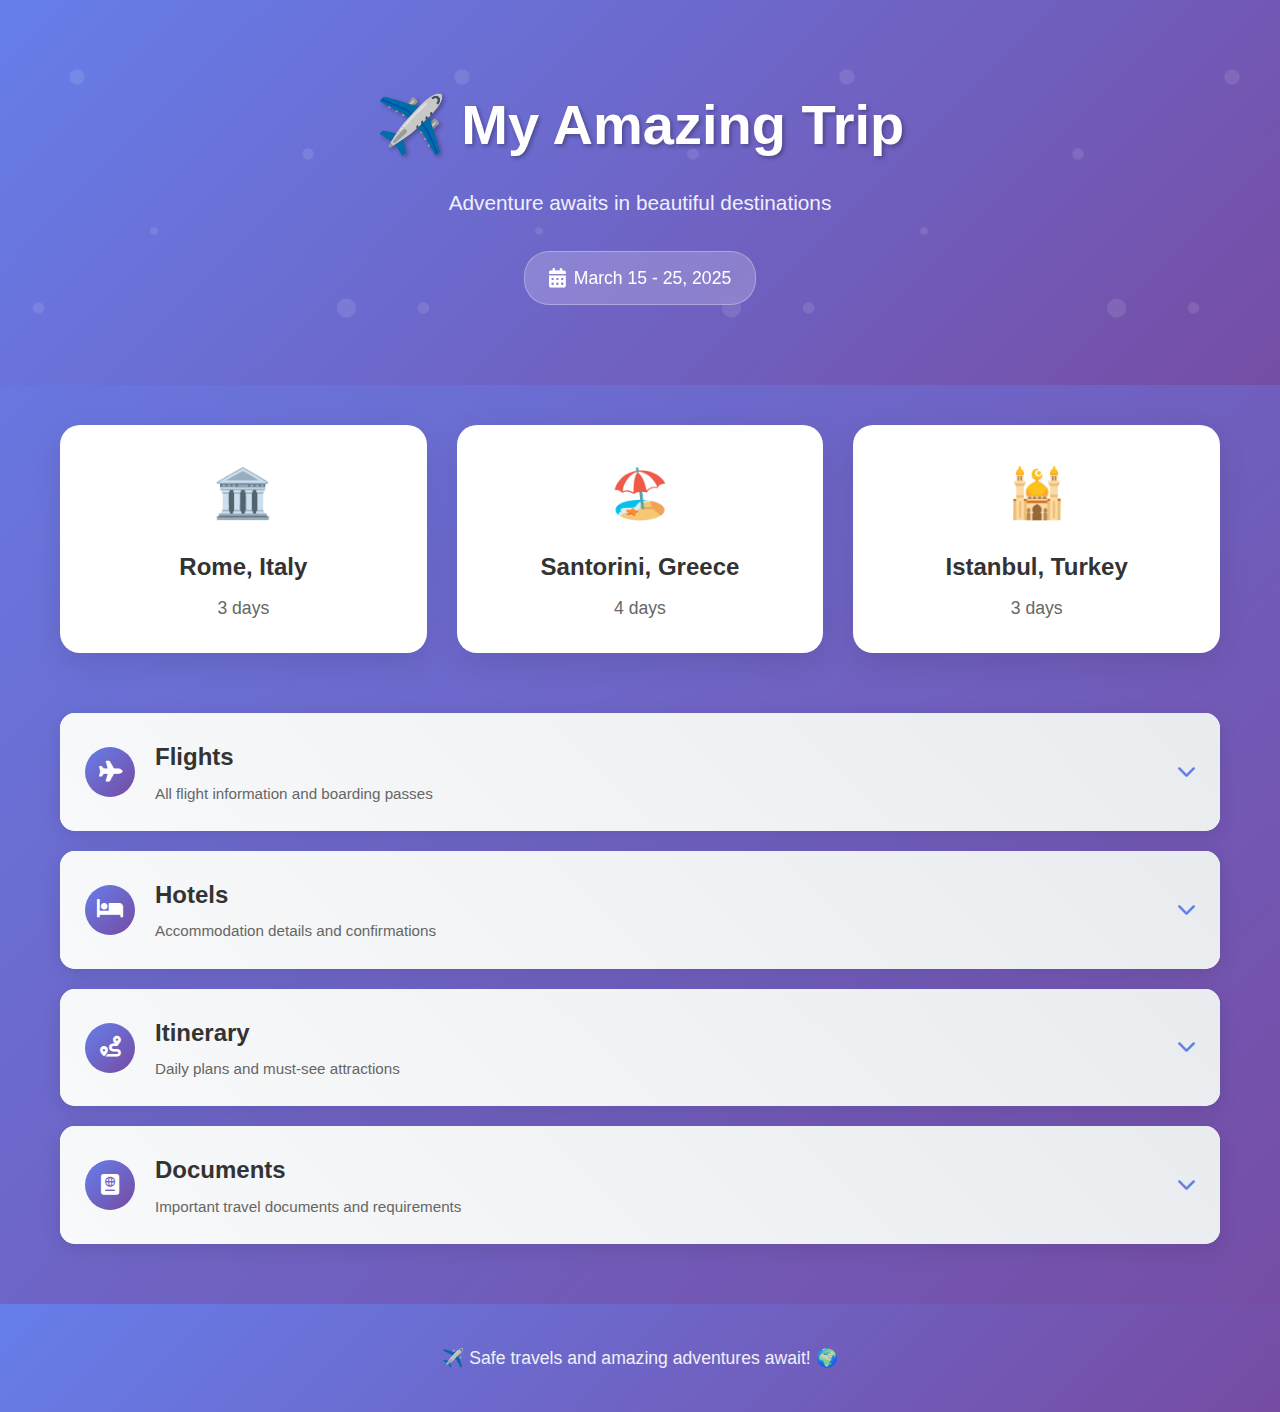
<file: trip_website.html>
<!DOCTYPE html>
<html lang="en">
<head>
    <meta charset="UTF-8">
    <meta name="viewport" content="width=device-width, initial-scale=1.0">
    <title>My Amazing Trip ✈️</title>
    <link rel="stylesheet" href="css/style.css">
    <link href="https://cdnjs.cloudflare.com/ajax/libs/font-awesome/6.0.0/css/all.min.css" rel="stylesheet">
</head>
<body>
    <!-- Header -->
    <header class="hero">
        <div class="container">
            <h1 class="hero-title">✈️ My Amazing Trip</h1>
            <p class="hero-subtitle">Adventure awaits in beautiful destinations</p>
            <div class="trip-dates">
                <i class="fas fa-calendar-alt"></i>
                <span>March 15 - 25, 2025</span>
            </div>
        </div>
    </header>

    <!-- Main Content -->
    <main class="container">
        <!-- Trip Overview -->
        <section class="trip-overview">
            <div class="destination-cards">
                <div class="destination-card">
                    <div class="destination-emoji">🏛️</div>
                    <h3>Rome, Italy</h3>
                    <p>3 days</p>
                </div>
                <div class="destination-card">
                    <div class="destination-emoji">🏖️</div>
                    <h3>Santorini, Greece</h3>
                    <p>4 days</p>
                </div>
                <div class="destination-card">
                    <div class="destination-emoji">🕌</div>
                    <h3>Istanbul, Turkey</h3>
                    <p>3 days</p>
                </div>
            </div>
        </section>

        <!-- Trip Details -->
        <section class="trip-details">
            <!-- Flights Section -->
            <div class="detail-card" data-section="flights">
                <div class="detail-header">
                    <div class="detail-icon">
                        <i class="fas fa-plane"></i>
                    </div>
                    <div class="detail-title">
                        <h2>Flights</h2>
                        <p>All flight information and boarding passes</p>
                    </div>
                    <div class="detail-toggle">
                        <i class="fas fa-chevron-down"></i>
                    </div>
                </div>
                <div class="detail-content">
                    <div class="flight-item">
                        <div class="flight-route">
                            <span class="airport">NYC</span>
                            <i class="fas fa-arrow-right"></i>
                            <span class="airport">FCO</span>
                        </div>
                        <div class="flight-info">
                            <p><strong>March 15, 2025</strong></p>
                            <p>Delta Airlines - DL8420</p>
                            <p>Departure: 10:30 AM | Arrival: 11:45 PM</p>
                            <p>Seat: 12A (Window)</p>
                        </div>
                    </div>
                    <div class="flight-item">
                        <div class="flight-route">
                            <span class="airport">FCO</span>
                            <i class="fas fa-arrow-right"></i>
                            <span class="airport">JTR</span>
                        </div>
                        <div class="flight-info">
                            <p><strong>March 18, 2025</strong></p>
                            <p>Aegean Airlines - A3642</p>
                            <p>Departure: 2:15 PM | Arrival: 3:30 PM</p>
                            <p>Seat: 8B (Aisle)</p>
                        </div>
                    </div>
                    <div class="flight-item">
                        <div class="flight-route">
                            <span class="airport">JTR</span>
                            <i class="fas fa-arrow-right"></i>
                            <span class="airport">IST</span>
                        </div>
                        <div class="flight-info">
                            <p><strong>March 22, 2025</strong></p>
                            <p>Turkish Airlines - TK2468</p>
                            <p>Departure: 9:20 AM | Arrival: 10:45 AM</p>
                            <p>Seat: 15F (Window)</p>
                        </div>
                    </div>
                    <div class="flight-item">
                        <div class="flight-route">
                            <span class="airport">IST</span>
                            <i class="fas fa-arrow-right"></i>
                            <span class="airport">JFK</span>
                        </div>
                        <div class="flight-info">
                            <p><strong>March 25, 2025</strong></p>
                            <p>Turkish Airlines - TK1</p>
                            <p>Departure: 1:55 PM | Arrival: 5:30 PM</p>
                            <p>Seat: 9A (Window)</p>
                        </div>
                    </div>
                </div>
            </div>

            <!-- Hotels Section -->
            <div class="detail-card" data-section="hotels">
                <div class="detail-header">
                    <div class="detail-icon">
                        <i class="fas fa-bed"></i>
                    </div>
                    <div class="detail-title">
                        <h2>Hotels</h2>
                        <p>Accommodation details and confirmations</p>
                    </div>
                    <div class="detail-toggle">
                        <i class="fas fa-chevron-down"></i>
                    </div>
                </div>
                <div class="detail-content">
                    <div class="hotel-item">
                        <div class="hotel-header">
                            <h3>🏛️ Hotel Artemide</h3>
                            <span class="hotel-rating">⭐⭐⭐⭐</span>
                        </div>
                        <div class="hotel-info">
                            <p><strong>Location:</strong> Rome, Italy</p>
                            <p><strong>Dates:</strong> March 15 - 18, 2025 (3 nights)</p>
                            <p><strong>Address:</strong> Via Nazionale 22, 00184 Rome</p>
                            <p><strong>Room:</strong> Superior Double Room</p>
                            <p><strong>Confirmation:</strong> #AR789456</p>
                        </div>
                    </div>
                    <div class="hotel-item">
                        <div class="hotel-header">
                            <h3>🏖️ Canaves Oia Suites</h3>
                            <span class="hotel-rating">⭐⭐⭐⭐⭐</span>
                        </div>
                        <div class="hotel-info">
                            <p><strong>Location:</strong> Santorini, Greece</p>
                            <p><strong>Dates:</strong> March 18 - 22, 2025 (4 nights)</p>
                            <p><strong>Address:</strong> Oia, Santorini 84702</p>
                            <p><strong>Room:</strong> Premium Suite with Caldera View</p>
                            <p><strong>Confirmation:</strong> #CN654321</p>
                        </div>
                    </div>
                    <div class="hotel-item">
                        <div class="hotel-header">
                            <h3>🕌 Four Seasons Sultanahmet</h3>
                            <span class="hotel-rating">⭐⭐⭐⭐⭐</span>
                        </div>
                        <div class="hotel-info">
                            <p><strong>Location:</strong> Istanbul, Turkey</p>
                            <p><strong>Dates:</strong> March 22 - 25, 2025 (3 nights)</p>
                            <p><strong>Address:</strong> Tevkifhane Sk. No:1, 34122 Istanbul</p>
                            <p><strong>Room:</strong> Deluxe Room with Bosphorus View</p>
                            <p><strong>Confirmation:</strong> #FS987654</p>
                        </div>
                    </div>
                </div>
            </div>

            <!-- Itinerary Section -->
            <div class="detail-card" data-section="itinerary">
                <div class="detail-header">
                    <div class="detail-icon">
                        <i class="fas fa-route"></i>
                    </div>
                    <div class="detail-title">
                        <h2>Itinerary</h2>
                        <p>Daily plans and must-see attractions</p>
                    </div>
                    <div class="detail-toggle">
                        <i class="fas fa-chevron-down"></i>
                    </div>
                </div>
                <div class="detail-content">
                    <div class="itinerary-day">
                        <h3>📅 Day 1 - March 15</h3>
                        <div class="day-activities">
                            <div class="activity">
                                <span class="time">10:30 AM</span>
                                <span class="activity-desc">✈️ Departure from NYC</span>
                            </div>
                            <div class="activity">
                                <span class="time">11:45 PM</span>
                                <span class="activity-desc">🛬 Arrival in Rome</span>
                            </div>
                        </div>
                    </div>
                    <div class="itinerary-day">
                        <h3>📅 Day 2 - March 16</h3>
                        <div class="day-activities">
                            <div class="activity">
                                <span class="time">9:00 AM</span>
                                <span class="activity-desc">🏛️ Colosseum Tour</span>
                            </div>
                            <div class="activity">
                                <span class="time">2:00 PM</span>
                                <span class="activity-desc">🍝 Lunch in Trastevere</span>
                            </div>
                            <div class="activity">
                                <span class="time">4:00 PM</span>
                                <span class="activity-desc">⛲ Trevi Fountain</span>
                            </div>
                        </div>
                    </div>
                    <div class="itinerary-day">
                        <h3>📅 Day 3 - March 17</h3>
                        <div class="day-activities">
                            <div class="activity">
                                <span class="time">10:00 AM</span>
                                <span class="activity-desc">🏛️ Vatican Museums</span>
                            </div>
                            <div class="activity">
                                <span class="time">3:00 PM</span>
                                <span class="activity-desc">🎨 Sistine Chapel</span>
                            </div>
                            <div class="activity">
                                <span class="time">6:00 PM</span>
                                <span class="activity-desc">🍷 Sunset at Castel Sant'Angelo</span>
                            </div>
                        </div>
                    </div>
                </div>
            </div>

            <!-- Documents Section -->
            <div class="detail-card" data-section="documents">
                <div class="detail-header">
                    <div class="detail-icon">
                        <i class="fas fa-passport"></i>
                    </div>
                    <div class="detail-title">
                        <h2>Documents</h2>
                        <p>Important travel documents and requirements</p>
                    </div>
                    <div class="detail-toggle">
                        <i class="fas fa-chevron-down"></i>
                    </div>
                </div>
                <div class="detail-content">
                    <div class="document-grid">
                        <div class="document-item">
                            <i class="fas fa-passport"></i>
                            <h4>Passport</h4>
                            <p>Valid until: Dec 2028</p>
                            <p>Number: AB1234567</p>
                        </div>
                        <div class="document-item">
                            <i class="fas fa-credit-card"></i>
                            <h4>Travel Insurance</h4>
                            <p>Allianz Global</p>
                            <p>Policy: TI789456123</p>
                        </div>
                        <div class="document-item">
                            <i class="fas fa-mobile-alt"></i>
                            <h4>Emergency Contacts</h4>
                            <p>Embassy: +39 06 46741</p>
                            <p>Travel Agent: +1 555-0123</p>
                        </div>
                        <div class="document-item">
                            <i class="fas fa-suitcase"></i>
                            <h4>Packing List</h4>
                            <p>✅ Clothes for 10 days</p>
                            <p>✅ Camera & chargers</p>
                            <p>✅ Medications</p>
                        </div>
                    </div>
                </div>
            </div>
        </section>
    </main>

    <!-- Footer -->
    <footer class="footer">
        <div class="container">
            <p>✈️ Safe travels and amazing adventures await! 🌍</p>
        </div>
    </footer>

    <script src="js/script.js"></script>
</body>
</html>
</file>
<file: css/style.css>
/* Reset and base styles */
* {
    margin: 0;
    padding: 0;
    box-sizing: border-box;
}

body {
    font-family: 'Segoe UI', Tahoma, Geneva, Verdana, sans-serif;
    line-height: 1.6;
    color: #333;
    background: linear-gradient(135deg, #667eea 0%, #764ba2 100%);
    min-height: 100vh;
}

.container {
    max-width: 1200px;
    margin: 0 auto;
    padding: 0 20px;
}

/* Header/Hero Section */
.hero {
    background: linear-gradient(135deg, rgba(102, 126, 234, 0.9), rgba(118, 75, 162, 0.9));
    color: white;
    padding: 80px 0;
    text-align: center;
    position: relative;
    overflow: hidden;
}

.hero::before {
    content: '';
    position: absolute;
    top: 0;
    left: 0;
    right: 0;
    bottom: 0;
    background: url('data:image/svg+xml,<svg xmlns="http://www.w3.org/2000/svg" viewBox="0 0 100 100"><circle cx="20" cy="20" r="2" fill="rgba(255,255,255,0.1)"/><circle cx="80" cy="40" r="1.5" fill="rgba(255,255,255,0.1)"/><circle cx="40" cy="60" r="1" fill="rgba(255,255,255,0.1)"/><circle cx="90" cy="80" r="2.5" fill="rgba(255,255,255,0.1)"/><circle cx="10" cy="80" r="1.5" fill="rgba(255,255,255,0.1)"/></svg>');
    animation: float 20s infinite linear;
}

@keyframes float {
    0% { transform: translateY(0px); }
    50% { transform: translateY(-10px); }
    100% { transform: translateY(0px); }
}

.hero-title {
    font-size: 3.5rem;
    margin-bottom: 1rem;
    font-weight: 700;
    text-shadow: 2px 2px 4px rgba(0,0,0,0.3);
}

.hero-subtitle {
    font-size: 1.3rem;
    margin-bottom: 2rem;
    opacity: 0.9;
}

.trip-dates {
    display: inline-flex;
    align-items: center;
    background: rgba(255,255,255,0.2);
    padding: 12px 24px;
    border-radius: 25px;
    font-size: 1.1rem;
    backdrop-filter: blur(10px);
    border: 1px solid rgba(255,255,255,0.3);
}

.trip-dates i {
    margin-right: 8px;
    font-size: 1.2rem;
}

/* Main Content */
main {
    padding: 60px 0;
}

/* Trip Overview */
.trip-overview {
    margin-bottom: 60px;
}

.destination-cards {
    display: grid;
    grid-template-columns: repeat(auto-fit, minmax(250px, 1fr));
    gap: 30px;
    margin-top: 40px;
}

.destination-card {
    background: white;
    border-radius: 20px;
    padding: 30px;
    text-align: center;
    box-shadow: 0 10px 30px rgba(0,0,0,0.1);
    transition: transform 0.3s ease, box-shadow 0.3s ease;
    border: 1px solid rgba(255,255,255,0.2);
}

.destination-card:hover {
    transform: translateY(-5px);
    box-shadow: 0 20px 40px rgba(0,0,0,0.15);
}

.destination-emoji {
    font-size: 3rem;
    margin-bottom: 15px;
}

.destination-card h3 {
    font-size: 1.5rem;
    margin-bottom: 8px;
    color: #333;
}

.destination-card p {
    color: #666;
    font-size: 1.1rem;
}

/* Trip Details */
.trip-details {
    display: flex;
    flex-direction: column;
    gap: 20px;
}

.detail-card {
    background: white;
    border-radius: 15px;
    overflow: hidden;
    box-shadow: 0 5px 20px rgba(0,0,0,0.1);
    transition: all 0.3s ease;
}

.detail-card:hover {
    box-shadow: 0 10px 30px rgba(0,0,0,0.15);
}

.detail-header {
    display: flex;
    align-items: center;
    padding: 25px;
    background: linear-gradient(45deg, #f8f9fa, #e9ecef);
    cursor: pointer;
    transition: background 0.3s ease;
}

.detail-header:hover {
    background: linear-gradient(45deg, #e9ecef, #dee2e6);
}

.detail-icon {
    width: 50px;
    height: 50px;
    border-radius: 50%;
    background: linear-gradient(135deg, #667eea, #764ba2);
    display: flex;
    align-items: center;
    justify-content: center;
    margin-right: 20px;
    color: white;
    font-size: 1.3rem;
}

.detail-title {
    flex: 1;
}

.detail-title h2 {
    font-size: 1.5rem;
    margin-bottom: 5px;
    color: #333;
}

.detail-title p {
    color: #666;
    font-size: 0.95rem;
}

.detail-toggle {
    color: #667eea;
    font-size: 1.2rem;
    transition: transform 0.3s ease;
}

.detail-card.active .detail-toggle {
    transform: rotate(180deg);
}

.detail-content {
    padding: 0 25px;
    max-height: 0;
    overflow: hidden;
    transition: all 0.3s ease;
}

.detail-card.active .detail-content {
    padding: 25px;
    max-height: 1000px;
}

/* Flight Items */
.flight-item {
    display: flex;
    align-items: center;
    padding: 20px;
    margin-bottom: 15px;
    background: #f8f9fa;
    border-radius: 10px;
    border-left: 4px solid #667eea;
}

.flight-route {
    display: flex;
    align-items: center;
    margin-right: 30px;
    min-width: 120px;
}

.airport {
    font-weight: bold;
    font-size: 1.1rem;
    color: #667eea;
    padding: 5px 10px;
    background: white;
    border-radius: 5px;
    margin: 0 8px;
}

.flight-route i {
    color: #764ba2;
}

.flight-info {
    flex: 1;
}

.flight-info p {
    margin-bottom: 5px;
    font-size: 0.95rem;
}

.flight-info p:first-child {
    font-size: 1.1rem;
    color: #333;
}

/* Hotel Items */
.hotel-item {
    padding: 20px;
    margin-bottom: 20px;
    background: #f8f9fa;
    border-radius: 10px;
    border-left: 4px solid #28a745;
}

.hotel-header {
    display: flex;
    justify-content: space-between;
    align-items: center;
    margin-bottom: 15px;
}

.hotel-header h3 {
    font-size: 1.3rem;
    color: #333;
}

.hotel-rating {
    font-size: 1.1rem;
}

.hotel-info p {
    margin-bottom: 8px;
    font-size: 0.95rem;
}

.hotel-info strong {
    color: #333;
}

/* Itinerary */
.itinerary-day {
    margin-bottom: 25px;
    padding: 20px;
    background: #f8f9fa;
    border-radius: 10px;
    border-left: 4px solid #ffc107;
}

.itinerary-day h3 {
    margin-bottom: 15px;
    color: #333;
    font-size: 1.2rem;
}

.day-activities {
    display: flex;
    flex-direction: column;
    gap: 10px;
}

.activity {
    display: flex;
    align-items: center;
    padding: 10px;
    background: white;
    border-radius: 8px;
}

.time {
    font-weight: bold;
    color: #667eea;
    min-width: 80px;
    margin-right: 15px;
}

.activity-desc {
    flex: 1;
}

/* Documents */
.document-grid {
    display: grid;
    grid-template-columns: repeat(auto-fit, minmax(250px, 1fr));
    gap: 20px;
}

.document-item {
    text-align: center;
    padding: 20px;
    background: #f8f9fa;
    border-radius: 10px;
    border: 2px solid #e9ecef;
    transition: border-color 0.3s ease;
}

.document-item:hover {
    border-color: #667eea;
}

.document-item i {
    font-size: 2.5rem;
    color: #667eea;
    margin-bottom: 15px;
}

.document-item h4 {
    margin-bottom: 10px;
    color: #333;
}

.document-item p {
    font-size: 0.9rem;
    color: #666;
    margin-bottom: 5px;
}

/* Footer */
.footer {
    background: linear-gradient(135deg, #667eea, #764ba2);
    color: white;
    text-align: center;
    padding: 40px 0;
    margin-top: 60px;
}

.footer p {
    font-size: 1.1rem;
    opacity: 0.9;
}

/* Responsive Design */
@media (max-width: 768px) {
    .hero-title {
        font-size: 2.5rem;
    }
    
    .hero-subtitle {
        font-size: 1.1rem;
    }
    
    .destination-cards {
        grid-template-columns: 1fr;
    }
    
    .detail-header {
        padding: 20px;
    }
    
    .detail-icon {
        width: 40px;
        height: 40px;
        font-size: 1.1rem;
    }
    
    .flight-item {
        flex-direction: column;
        align-items: flex-start;
    }
    
    .flight-route {
        margin-bottom: 15px;
    }
    
    .document-grid {
        grid-template-columns: 1fr;
    }
    
    .activity {
        flex-direction: column;
        align-items: flex-start;
    }
    
    .time {
        margin-bottom: 5px;
    }
}

/* Animation for smooth transitions */
@keyframes slideDown {
    from {
        opacity: 0;
        transform: translateY(-10px);
    }
    to {
        opacity: 1;
        transform: translateY(0);
    }
}

.detail-card.active .detail-content {
    animation: slideDown 0.3s ease;
}

/* Dynamic animations */
@keyframes fadeInOut {
    0% { opacity: 0; transform: translateY(-10px); }
    50% { opacity: 1; transform: translateY(0); }
    100% { opacity: 0; transform: translateY(-10px); }
}

@keyframes pulse {
    0% { opacity: 1; }
    50% { opacity: 0.5; }
    100% { opacity: 1; }
}

.destination-card:nth-child(1) { animation-delay: 0.1s; }
.destination-card:nth-child(2) { animation-delay: 0.2s; }
.destination-card:nth-child(3) { animation-delay: 0.3s; }

.detail-card:nth-child(1) { animation-delay: 0.4s; }
.detail-card:nth-child(2) { animation-delay: 0.5s; }
.detail-card:nth-child(3) { animation-delay: 0.6s; }
.detail-card:nth-child(4) { animation-delay: 0.7s; }
</file>
